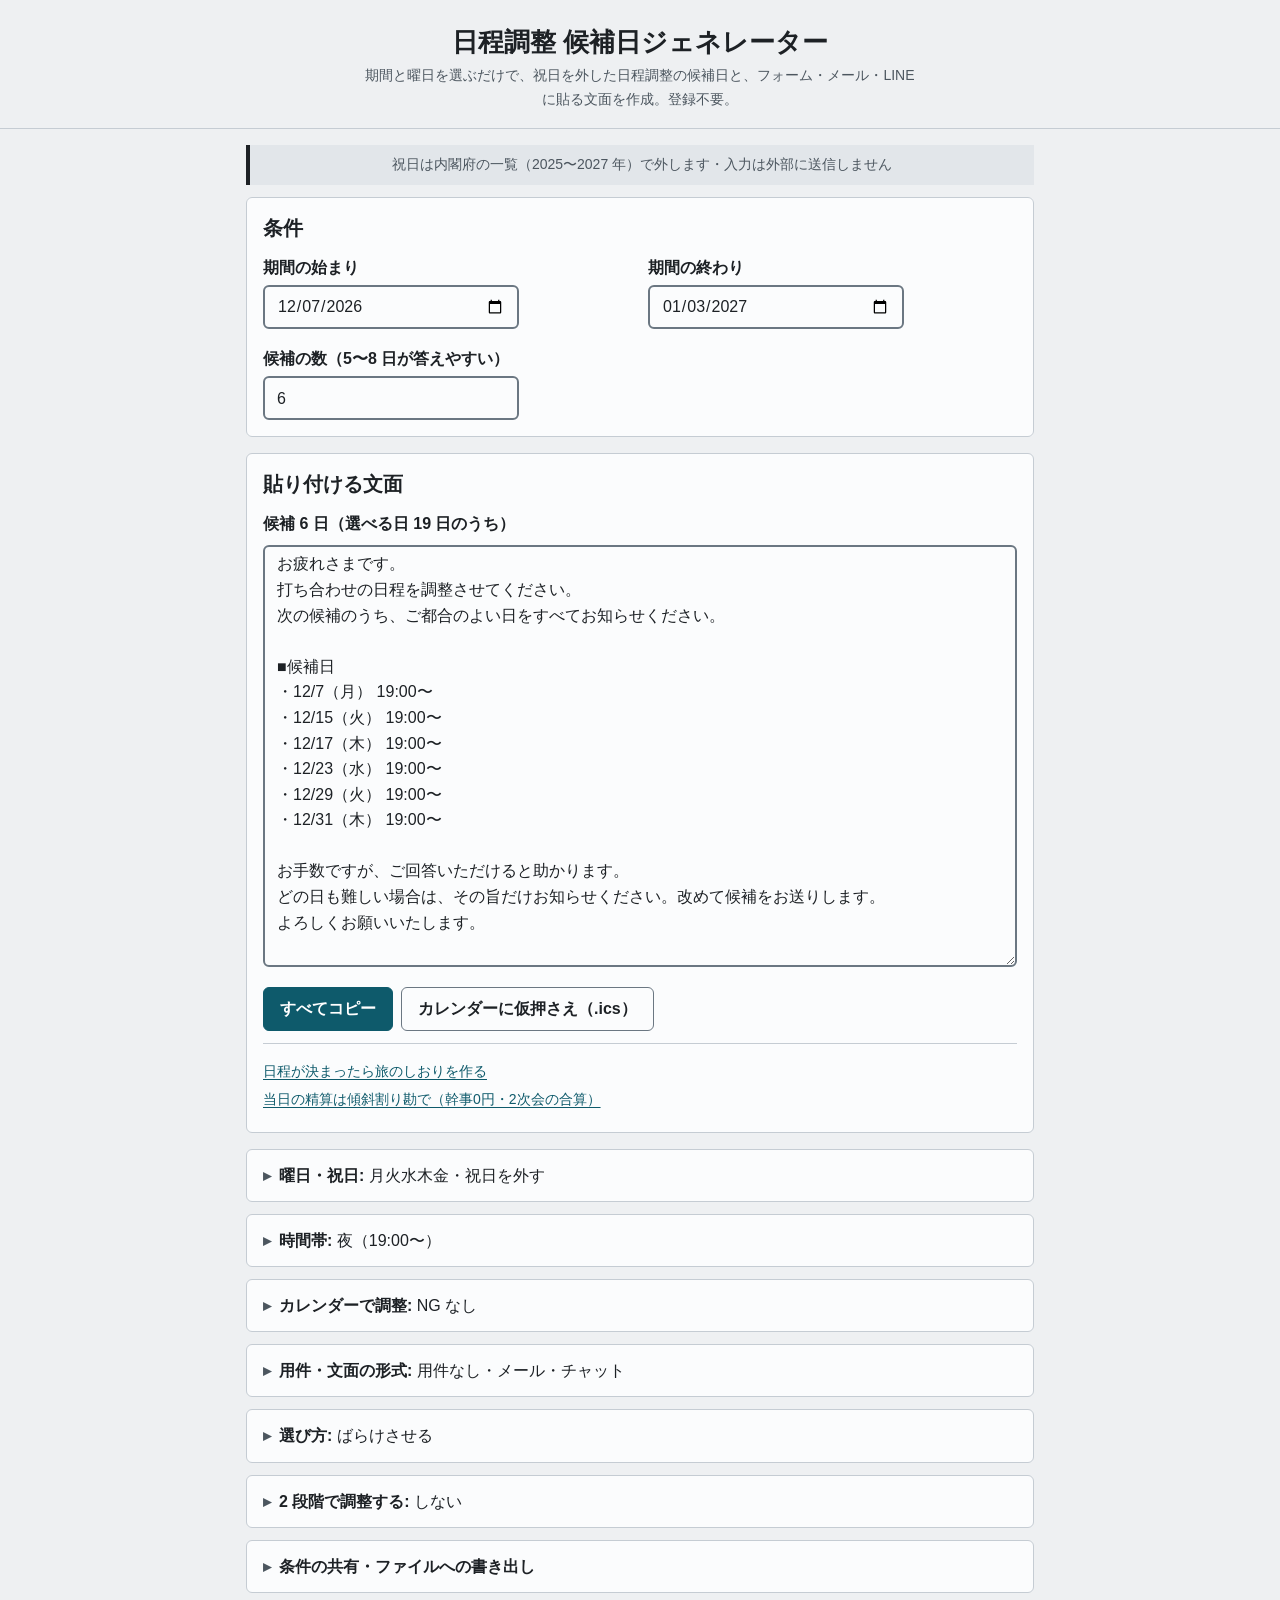
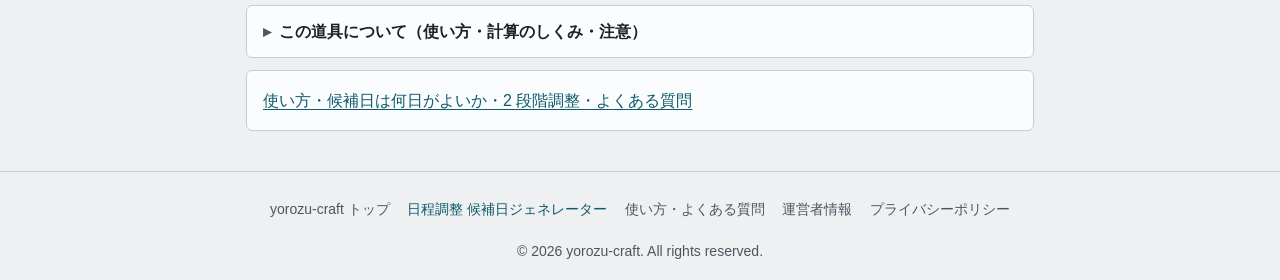
<file: index.html>
<!DOCTYPE html>
<html lang="ja">
<head>
  <meta charset="UTF-8">
  <meta name="viewport" content="width=device-width, initial-scale=1.0">
  <title>日程調整 候補日ジェネレーター｜yorozu-craft</title>
  <meta name="description" content="期間と曜日を選ぶだけで、祝日を外した日程調整の候補日と、フォーム・メール・LINEに貼る文面を作成。登録不要。">
  <meta name="robots" content="index, follow">
  <link rel="canonical" href="https://yorozu-craft.com/nittei-kouho/">

  <meta property="og:title" content="日程調整 候補日ジェネレーター｜yorozu-craft">
  <meta property="og:description" content="期間と曜日を選ぶだけで、祝日を外した日程調整の候補日と、フォーム・メール・LINEに貼る文面を作成。登録不要。">
  <meta property="og:type" content="website">
  <meta property="og:url" content="https://yorozu-craft.com/nittei-kouho/">
  <meta property="og:site_name" content="yorozu-craft">
  <meta property="og:locale" content="ja_JP">
  <meta property="og:image" content="https://yorozu-craft.com/nittei-kouho/og-image.png">
  <meta property="og:image:width" content="1200">
  <meta property="og:image:height" content="630">
  <meta name="twitter:card" content="summary_large_image">
  <meta name="theme-color" content="#eef0f2" media="(prefers-color-scheme: light)">
  <meta name="theme-color" content="#15191d" media="(prefers-color-scheme: dark)">

  <script type="application/ld+json">
  {
    "@context": "https://schema.org",
    "@type": "WebApplication",
    "name": "日程調整 候補日ジェネレーター",
    "description": "期間と曜日を選ぶだけで、祝日を外した日程調整の候補日と、フォーム・メール・LINEに貼る文面を作成。登録不要。",
    "url": "https://yorozu-craft.com/nittei-kouho/",
    "applicationCategory": "UtilitiesApplication",
    "operatingSystem": "All",
    "offers": { "@type": "Offer", "price": "0", "priceCurrency": "JPY" },
    "inLanguage": "ja"
  }
  </script>

  <!-- Google AdSense: サイト所有確認の meta だけ。AdSense 審査が通るまで本文の薄いページは広告 script を外す（2026-10-04）。通ったら本文を足してから戻す -->
  <meta name="google-adsense-account" content="ca-pub-5375267956079717">

  <link rel="icon" href="./favicon.svg" type="image/svg+xml">
  <link rel="manifest" href="/manifest.webmanifest">
  <link rel="apple-touch-icon" href="./apple-touch-icon.png">
  <link rel="stylesheet" href="./style.css">
</head>
<body>

  <header class="app-header">
    <h1>日程調整 候補日ジェネレーター</h1>
    <p class="subtitle">期間と曜日を選ぶだけで、祝日を外した日程調整の候補日と、フォーム・メール・LINEに貼る文面を作成。登録不要。</p>
  </header>

  <!-- 上端の固定バー（yorozu-plans の SCREEN.md 1.1・D59）。結果が画面の外にあるときだけ screen.js が出す。読み込み時は hidden -->
  <div class="fixbar" id="fixbar" role="status" hidden>
    <a href="#result-card"><span id="fixbar-text"></span> ▸ 結果へ</a>
  </div>

  <!-- 画面の骨組み「入力 → 結果」（SCREEN.md 1.1）: 期間と候補の数 → 候補日と文面 → くわしく入れる → 保存・共有 -->
  <main class="app-main">

    <div class="notice shared-notice" id="shared-notice" role="status" hidden><strong>共有された条件</strong> <button type="button" class="link-btn" id="shared-new">自分の条件で新しく作る</button></div>

    <!-- data-keep: 祝日の出どころ（内閣府の一覧と年の範囲）と入力の扱い。値の出典を画面に置く決まり（D117 と同じ役目） -->
    <p class="badge" id="asof" data-keep>祝日は内閣府の一覧（<span id="hol-years"></span>）で外します・入力は外部に送信しません</p>

    <!-- 1. 必須の入力: 期間と候補の数。曜日・時間帯などは結果の後ろの「くわしく入れる」 -->
    <fieldset class="card req">
      <legend>条件</legend>
      <div class="grid2">
        <div class="field">
          <label for="start">期間の始まり</label>
          <input type="date" id="start">
        </div>
        <div class="field">
          <label for="end">期間の終わり</label>
          <input type="date" id="end">
        </div>
      </div>
      <div class="field">
        <label for="count">候補の数（5〜8 日が答えやすい）</label>
        <input type="number" id="count" inputmode="numeric" min="1" max="31" step="1">
      </div>
    </fieldset>

    <!-- 2. 結果: 候補日と貼り付ける文面 -->
    <section class="card" id="result-card" tabindex="-1" aria-labelledby="h-out">
      <h2 id="h-out">貼り付ける文面</h2>
      <div id="warnings" class="notice" hidden></div>
      <p id="pick-summary" class="pick-summary" aria-live="polite"></p>
      <div class="tabs" role="tablist" aria-label="文面の形式" id="stage-tabs" hidden>
        <button type="button" role="tab" id="tab-s1" aria-selected="true" aria-controls="out-panel">1 段目</button>
        <button type="button" role="tab" id="tab-s2" aria-selected="false" aria-controls="out-panel" tabindex="-1">2 段目</button>
      </div>
      <div id="out-panel">
        <label for="output" class="visually-hidden">文面</label>
        <textarea id="output" rows="12" readonly></textarea>
      </div>
      <div class="btn-row">
        <button type="button" class="btn btn-primary" id="copy">すべてコピー</button>
        <button type="button" class="btn" id="ics">カレンダーに仮押さえ（.ics）</button>
      </div>
      <p id="copy-msg" class="small" aria-live="polite"></p>
      <div id="next-links" class="next-links" hidden>
        <p><a href="../tabi-shiori/">日程が決まったら旅のしおりを作る</a></p>
        <p><a href="../easy-split/">当日の精算は傾斜割り勘で（幹事0円・2次会の合算）</a></p>
      </div>
    </section>

    <!-- 3. くわしく入れる（SCREEN.md 1.1 の 4）。summary に今の状態を出す。開いた状態は保存しない -->
    <div class="opts">
      <details class="card opt" id="opt-days">
        <summary>曜日・祝日: <span class="opt-state"></span></summary>
        <fieldset class="field">
          <legend>使う曜日</legend>
          <div class="dow-row" id="weekdays"></div>
        </fieldset>
        <label class="inline field"><input type="checkbox" id="skip-hol"> 祝日・振替休日を外す</label>
      </details>

      <details class="card opt" id="opt-time">
        <summary>時間帯: <span class="opt-state"></span></summary>
        <div class="field">
          <label for="time-kind">時間帯</label>
          <select id="time-kind">
            <option value="none">書かない（日付だけ）</option>
            <option value="lunch">昼（12:00〜）</option>
            <option value="night">夜（19:00〜）</option>
            <option value="custom">時刻を指定</option>
          </select>
          <div class="with-unit" id="time-custom" hidden>
            <input type="time" id="time-from" aria-label="開始時刻"> 〜 <input type="time" id="time-to" aria-label="終了時刻（任意）">
          </div>
        </div>
      </details>

      <details class="card opt" id="opt-cal">
        <summary>カレンダーで調整: <span class="opt-state"></span></summary>
        <fieldset class="field">
          <legend>日付を押したときの動き</legend>
          <label class="inline"><input type="radio" name="tap" value="ng" checked> 都合の悪い日（NG）にする／戻す</label>
          <label class="inline"><input type="radio" name="tap" value="pick"> 候補に入れる／外す</label>
          <label class="inline"><input type="checkbox" id="range"> 範囲でまとめて（始まりと終わりを押す）</label>
        </fieldset>
        <p id="range-msg" class="small" aria-live="polite"></p>
        <div id="calendar" class="calendar"></div>
        <p class="legend-row">
          <span class="lg-cell is-pick">7</span>候補
          <span class="lg-cell is-ok">7</span>選べる日
          <span class="lg-cell is-ng">7</span>NG
          <span class="lg-cell is-off">7</span>対象外・祝日
        </p>
        <div class="btn-row">
          <button type="button" class="btn" id="reset-pick">自動で選び直す</button>
          <button type="button" class="btn" id="clear-ng">NG をすべて消す</button>
        </div>
      </details>

      <details class="card opt" id="opt-format">
        <summary>用件・文面の形式: <span class="opt-state"></span></summary>
        <div class="field">
          <label for="title">用件（文面に入ります）</label>
          <input type="text" id="title" maxlength="40" placeholder="例：懇親会、定例ミーティング">
        </div>
        <div class="grid2">
          <div class="field">
            <label for="kind">形式</label>
            <select id="kind">
              <option value="mail">メール・チャット</option>
              <option value="forms">Forms の選択肢（1 行 1 候補）</option>
              <option value="line">LINE（短い版）</option>
            </select>
          </div>
          <div class="field">
            <label for="date-style">日付の書き方</label>
            <select id="date-style">
              <option value="slash">10/7（水）</option>
              <option value="kanji">10月7日（水）</option>
            </select>
          </div>
          <div class="field">
            <label for="deadline">回答の期限（任意）</label>
            <input type="date" id="deadline">
          </div>
        </div>
      </details>

      <details class="card opt" id="opt-mode">
        <summary>選び方: <span class="opt-state"></span></summary>
        <fieldset class="field">
          <legend>選び方</legend>
          <label class="inline"><input type="radio" name="mode" value="spread"> ばらけさせる（同じ週に固めない）</label>
          <label class="inline"><input type="radio" name="mode" value="early"> 早い順</label>
        </fieldset>
      </details>

      <details class="card opt" id="opt-two">
        <summary>2 段階で調整する: <span class="opt-state"></span></summary>
        <label class="inline field"><input type="checkbox" id="two-stage"> 忙しい人（役員など）に先に聞き、残った日で次の人たちに聞く</label>
        <div id="two-box" hidden>
          <p class="small">1 段目の文面を送り、回答で残った日にチェックを付けると、その日だけで 2 段目の文面を作ります。</p>
          <ul id="stage1-list" class="check-list"></ul>
          <div class="field">
            <label for="title2">2 段目の用件（空なら 1 段目と同じ）</label>
            <input type="text" id="title2" maxlength="40">
          </div>
        </div>
      </details>
    </div>

    <!-- 4. 保存・共有 -->
    <details class="card opt" id="file-box">
      <summary>条件の共有・ファイルへの書き出し</summary>
      <div class="btn-row">
        <button type="button" class="btn" id="share">この条件を開くリンクをコピー</button>
      </div>
      <div class="btn-row">
        <button type="button" class="btn" id="backup-export">ファイルに書き出す</button>
        <button type="button" class="btn" id="backup-import">ファイルから読み込む</button>
        <button type="button" class="btn" data-reset-storage="nittei-kouho_">保存した内容をすべて消す（初期状態に戻す）</button>
        <input type="file" id="backup-file" accept=".json,application/json" hidden>
      </div>
      <p id="file-msg" class="small" aria-live="polite"></p>
    </details>

    <!-- about-tool: 道具の説明（使い方ページの要約。AdSense 審査 2026-10-04） -->
    <details class="about-tool card opt no-print" id="about-tool">
      <summary>この道具について（使い方・計算のしくみ・注意）</summary>
      <h3>日程調整 候補日ジェネレーターでできること</h3>
      <p>用件・期間・使う曜日・時間帯・候補の数を入れると、日程調整の候補日を選び、メール・チャット、Forms の選択肢、LINE の 3 つの形式の依頼文を作ります。祝日・振替休日は自動で外れます。</p>
      <h3>使い方の要点</h3>
      <ul>
      <li>条件を入れると、カレンダーに候補が自動で選ばれます。都合の悪い日を押すと NG になり、別の日が選び直されます。</li>
      <li>形式を選び、「すべてコピー」で貼り付けます。回答の期限を入れると文面に入ります。</li>
      <li>「カレンダーに仮押さえ（.ics）」で、候補日を自分のカレンダーに仮の予定として入れられます。</li>
      </ul>
      <h3>候補の選び方のしくみ</h3>
      <p>候補日の数は 5〜8 日が目安です。「ばらけさせる」を選ぶと、候補が期間全体に散らばり、同じ週に固まらないように選びます（例：4 週間で 6 候補なら、同じ週は 2 日まで）。週ごとに曜日もずらします。忙しい人がいる会合では、「2 段階で調整する」にチェックを入れると、1 段目の候補から残った日を選び、2 段目の文面をすぐに作れます。祝日・振替休日・国民の休日は、内閣府「国民の祝日」についての一覧（CSV）をもとにしています。</p>
      <h3>注意</h3>
      <p>祝日の一覧は内閣府の公表をもとにしていますが、送る前に日付と曜日をご確認ください。会社の休業日や年末年始などの休みは入っていないので、カレンダーで NG にしてください。入力中の条件は、この端末のブラウザ（localStorage、キー nittei-kouho_draft）にだけ保存され、外部には送信されません。「この条件を開くリンクをコピー」で作るリンクには、用件や NG の日などの条件が含まれるので、渡した相手には条件が見えます。</p>
      <p>依頼文の書き方とよくある質問は<a href="./guide.html">日程調整 候補日ジェネレーターの使い方</a>に。</p>
    </details>
    <!-- /about-tool -->

    <section class="card">
      <p><a href="./guide.html">使い方・候補日は何日がよいか・2 段階調整・よくある質問</a></p>
    </section>

  </main>

  <footer class="app-footer">
    <nav class="footer-nav" aria-label="フッターナビゲーション">
      <ul>
        <li><a href="../">yorozu-craft トップ</a></li>
        <li><a href="./" aria-current="page">日程調整 候補日ジェネレーター</a></li>
        <li><a href="./guide.html">使い方・よくある質問</a></li>
        <li><a href="../about.html">運営者情報</a></li>
        <li><a href="../privacy-policy.html">プライバシーポリシー</a></li>
      </ul>
    </nav>
    <p>&copy; 2026 yorozu-craft. All rights reserved.</p>
  </footer>

  <script src="./used.js"></script>
  <script src="./constants.js"></script>
  <script src="./screen.js"></script>
  <script src="./calc.js"></script>
  <script src="./reset-storage.js"></script>
  <script src="./main.js"></script>
  <!-- Cloudflare Web Analytics（Cookie を使わないアクセス解析） --><script type='module' src='https://static.cloudflareinsights.com/beacon.min.js' data-cf-beacon='{"token": "b79bf821e1fd4b6683866d493b1de426"}'></script><!-- End Cloudflare Web Analytics -->
</body>
</html>
</file>
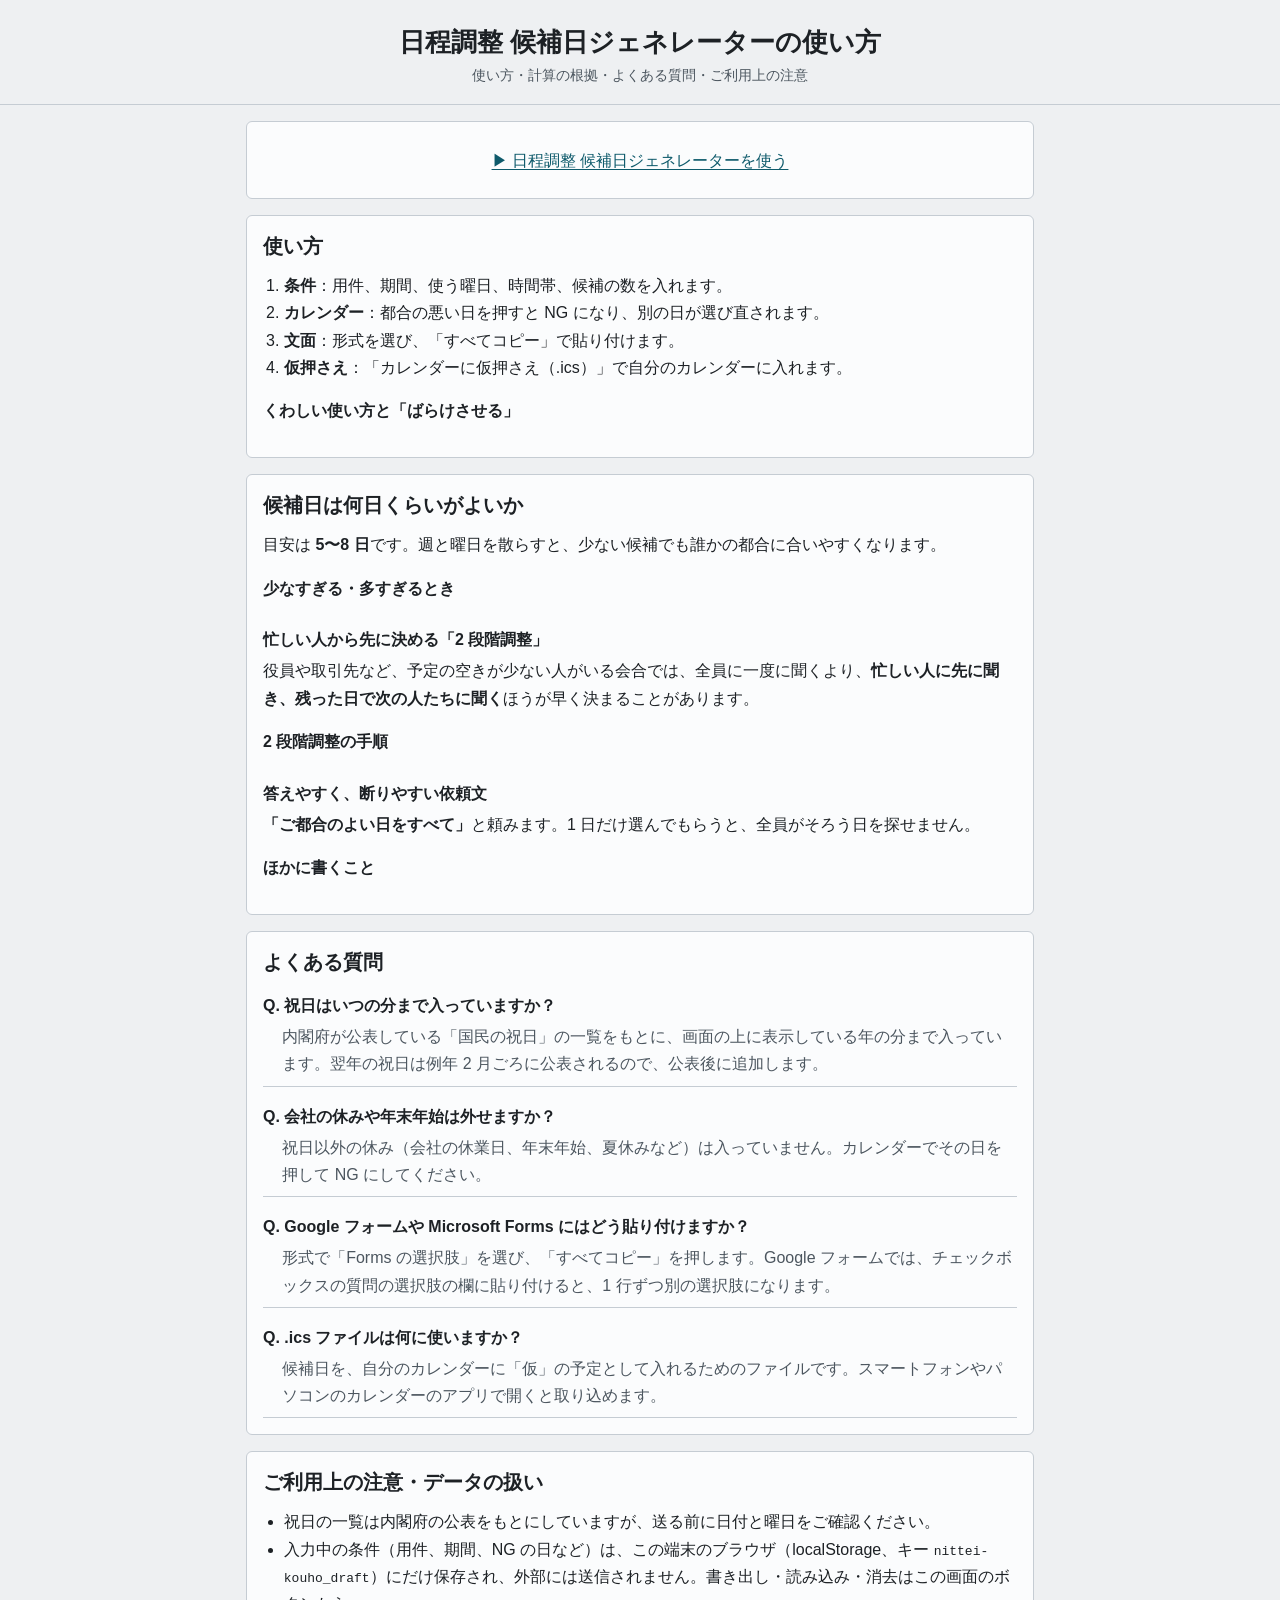
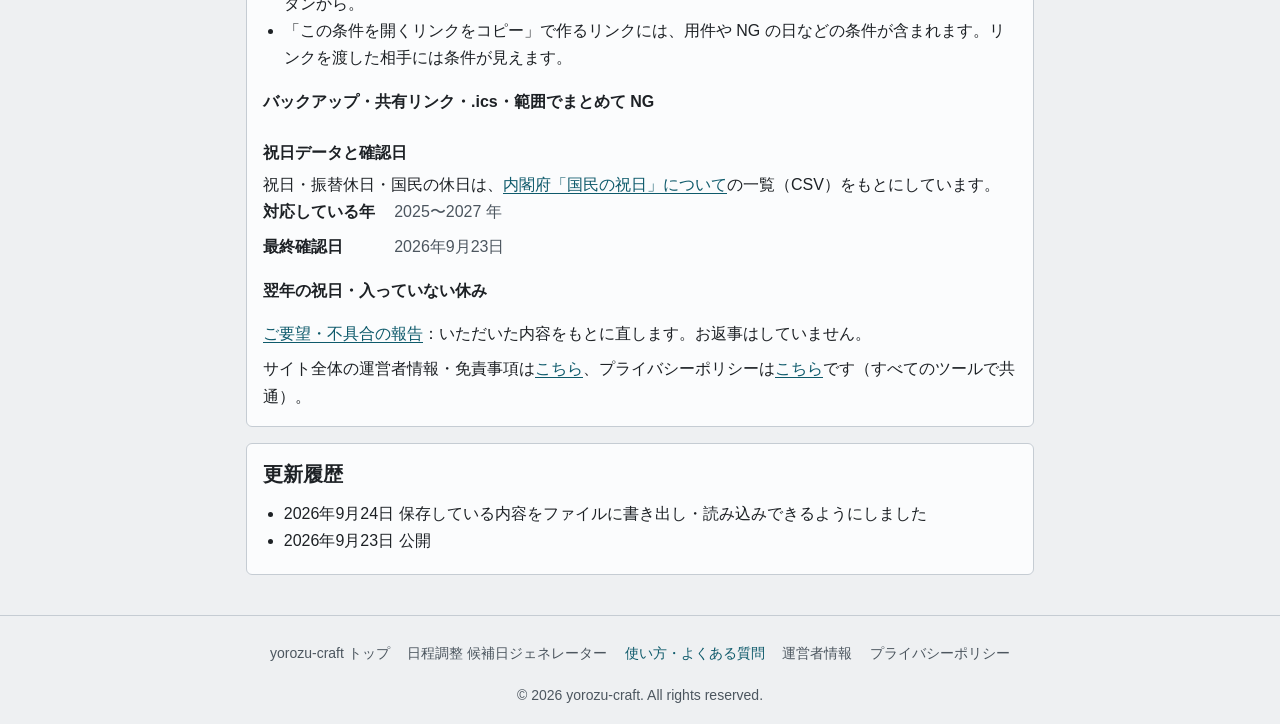
<file: guide.html>
<!DOCTYPE html>
<html lang="ja">
<head>
  <meta charset="UTF-8">
  <meta name="viewport" content="width=device-width, initial-scale=1.0">
  <title>日程調整の候補日の作り方・依頼文の書き方と使い方｜日程調整 候補日ジェネレーター｜yorozu-craft</title>
  <meta name="description" content="日程調整の候補日は何日がよいか、忙しい人から先に決める2段階調整、断りやすい依頼文の書き方と、候補日ジェネレーターの使い方・よくある質問。">
  <meta name="robots" content="index, follow">
  <link rel="canonical" href="https://yorozu-craft.com/nittei-kouho/guide.html">

  <meta property="og:title" content="日程調整の候補日の作り方・依頼文の書き方と使い方｜日程調整 候補日ジェネレーター">
  <meta property="og:description" content="日程調整の候補日は何日がよいか、忙しい人から先に決める2段階調整、断りやすい依頼文の書き方と、候補日ジェネレーターの使い方・よくある質問。">
  <meta property="og:type" content="article">
  <meta property="og:url" content="https://yorozu-craft.com/nittei-kouho/guide.html">
  <meta property="og:site_name" content="yorozu-craft">
  <meta property="og:locale" content="ja_JP">
  <meta property="og:image" content="https://yorozu-craft.com/nittei-kouho/og-image.png">
  <meta property="og:image:width" content="1200">
  <meta property="og:image:height" content="630">
  <meta name="twitter:card" content="summary_large_image">

  <!-- よくある質問（下の #faq と内容をそろえる） -->
  <script type="application/ld+json">
  {
    "@context": "https://schema.org",
    "@type": "FAQPage",
    "mainEntity": [
      {
        "@type": "Question",
        "name": "祝日はいつの分まで入っていますか？",
        "acceptedAnswer": {
          "@type": "Answer",
          "text": "内閣府が公表している「国民の祝日」の一覧をもとに、画面の上に表示している年の分まで入っています。翌年の祝日は例年 2 月ごろに公表されるので、公表後に追加します。"
        }
      },
      {
        "@type": "Question",
        "name": "会社の休みや年末年始は外せますか？",
        "acceptedAnswer": {
          "@type": "Answer",
          "text": "祝日以外の休み（会社の休業日、年末年始、夏休みなど）は入っていません。カレンダーでその日を押して NG にしてください。"
        }
      },
      {
        "@type": "Question",
        "name": "Google フォームや Microsoft Forms にはどう貼り付けますか？",
        "acceptedAnswer": {
          "@type": "Answer",
          "text": "形式で「Forms の選択肢」を選び、「すべてコピー」を押します。Google フォームでは、チェックボックスの質問の選択肢の欄に貼り付けると、1 行ずつ別の選択肢になります。"
        }
      },
      {
        "@type": "Question",
        "name": ".ics ファイルは何に使いますか？",
        "acceptedAnswer": {
          "@type": "Answer",
          "text": "候補日を、自分のカレンダーに「仮」の予定として入れるためのファイルです。スマートフォンやパソコンのカレンダーのアプリで開くと取り込めます。"
        }
      }
    ]
  }
  </script>

  <!-- Google AdSense（サイト所有確認 + 広告配信スクリプト） -->
  <meta name="google-adsense-account" content="ca-pub-5375267956079717">
  <script async src="https://pagead2.googlesyndication.com/pagead/js/adsbygoogle.js?client=ca-pub-5375267956079717"
     crossorigin="anonymous"></script>

  <link rel="icon" href="./favicon.svg" type="image/svg+xml">
  <link rel="manifest" href="/manifest.webmanifest">
  <link rel="apple-touch-icon" href="./apple-touch-icon.png">
  <link rel="stylesheet" href="./style.css">
</head>
<body>

  <header class="app-header">
    <h1>日程調整 候補日ジェネレーターの使い方</h1>
    <p class="subtitle">使い方・計算の根拠・よくある質問・ご利用上の注意</p>
  </header>

  <main class="app-main">

    <p class="card" style="text-align:center"><a href="./">▶ 日程調整 候補日ジェネレーターを使う</a></p>

    <article class="card content" id="howto">
      <h2>使い方</h2>
      <ol>
        <li><strong>条件</strong>：用件、期間、使う曜日、時間帯、候補の数を入れます。</li>
        <li><strong>カレンダー</strong>：都合の悪い日を押すと NG になり、別の日が選び直されます。</li>
        <li><strong>文面</strong>：形式を選び、「すべてコピー」で貼り付けます。</li>
        <li><strong>仮押さえ</strong>：「カレンダーに仮押さえ（.ics）」で自分のカレンダーに入れます。</li>
      </ol>
      <details>
        <summary>くわしい使い方と「ばらけさせる」</summary>
        <ol>
          <li><strong>条件</strong>：用件、期間、使う曜日、時間帯、候補の数を入れます。祝日・振替休日は自動で外れます。</li>
          <li><strong>カレンダー</strong>：条件に合う日の中から、候補が自動で選ばれます（塗りつぶしの日）。都合の悪い日を押すと NG になり、別の日が選び直されます。「候補に入れる／外す」に切り替えると、候補を手で足したり外したりできます。</li>
          <li><strong>文面</strong>：メール・チャット、Forms の選択肢、LINE の 3 つの形式から選び、「すべてコピー」で貼り付けます。回答の期限を入れると文面に入ります。</li>
          <li><strong>仮押さえ</strong>：「カレンダーに仮押さえ（.ics）」で、候補日を自分のカレンダーに仮の予定として入れられます。</li>
        </ol>
        <p>「ばらけさせる」を選ぶと、候補が期間全体に散らばり、同じ週に固まらないように選びます（例：4 週間で 6 候補なら、同じ週は 2 日まで）。週ごとに曜日もずらすので、「毎週月曜は無理」という人にも答えやすくなります。</p>
      </details>
    </article>

    <article class="card content" id="howmany">
      <h2>候補日は何日くらいがよいか</h2>
      <p>目安は <strong>5〜8 日</strong>です。週と曜日を散らすと、少ない候補でも誰かの都合に合いやすくなります。</p>
      <details>
        <summary>少なすぎる・多すぎるとき</summary>
        <ul>
          <li><strong>少なすぎる（2〜3 日）</strong>：全員がそろう日が見つからず、もう一度調整し直すことになりがちです。</li>
          <li><strong>多すぎる（10 日以上）</strong>：答える側が一日ずつ予定を確かめる手間が増え、返事が遅れます。</li>
          <li><strong>散らす</strong>：同じ週や同じ曜日に固めると、その週に出張がある人や、その曜日に定例がある人が全部 NG になります。</li>
          <li>期間が 1 か月なら、週に 1〜2 日ずつ散らすと答えやすくなります。</li>
        </ul>
      </details>

      <h3 id="two-stage">忙しい人から先に決める「2 段階調整」</h3>
      <p>役員や取引先など、予定の空きが少ない人がいる会合では、全員に一度に聞くより、<strong>忙しい人に先に聞き、残った日で次の人たちに聞く</strong>ほうが早く決まることがあります。</p>
      <details>
        <summary>2 段階調整の手順</summary>
        <ol>
          <li>1 段目：多めの候補（6〜8 日）を、忙しい人（またはその秘書）に送ります。</li>
          <li>回答で残った日にチェックを付けます。</li>
          <li>2 段目：残った日だけで、ほかの参加者に聞きます。候補が絞られているので、答えやすくなります。</li>
        </ol>
        <p>このツールでは「2 段階で調整する」にチェックを入れると、1 段目の候補から残った日を選び、2 段目の文面をすぐに作れます。</p>
      </details>

      <h3 id="wording">答えやすく、断りやすい依頼文</h3>
      <p><strong>「ご都合のよい日をすべて」</strong>と頼みます。1 日だけ選んでもらうと、全員がそろう日を探せません。</p>
      <details>
        <summary>ほかに書くこと</summary>
        <ul>
          <li><strong>何の会か</strong>を最初に書きます（用件の欄が文面に入ります）。</li>
          <li><strong>回答の期限</strong>を書きます。期限があると返事が早くなり、催促もしやすくなります。</li>
          <li><strong>「どの日も難しい場合は、その旨だけ」</strong>と一言添えます。全部 NG の人が黙ってしまうのを防げます。</li>
          <li>LINE やチャットでは、短く、候補を 1 行ずつ並べると読みやすくなります。</li>
        </ul>
      </details>
    </article>

    <article class="card content" id="faq">
      <h2>よくある質問</h2>
      <dl class="faq">
        <dt>祝日はいつの分まで入っていますか？</dt>
        <dd>内閣府が公表している「国民の祝日」の一覧をもとに、画面の上に表示している年の分まで入っています。翌年の祝日は例年 2 月ごろに公表されるので、公表後に追加します。</dd>
        <dt>会社の休みや年末年始は外せますか？</dt>
        <dd>祝日以外の休み（会社の休業日、年末年始、夏休みなど）は入っていません。カレンダーでその日を押して NG にしてください。</dd>
        <dt>Google フォームや Microsoft Forms にはどう貼り付けますか？</dt>
        <dd>形式で「Forms の選択肢」を選び、「すべてコピー」を押します。Google フォームでは、チェックボックスの質問の選択肢の欄に貼り付けると、1 行ずつ別の選択肢になります。</dd>
        <dt>.ics ファイルは何に使いますか？</dt>
        <dd>候補日を、自分のカレンダーに「仮」の予定として入れるためのファイルです。スマートフォンやパソコンのカレンダーのアプリで開くと取り込めます。</dd>
      </dl>
    </article>

    <!-- README「ツールを追加するとき」8: ツール固有の注意・データの扱いはここに書く -->
    <article class="card content" id="notes">
      <h2>ご利用上の注意・データの扱い</h2>
      <ul>
        <li>祝日の一覧は内閣府の公表をもとにしていますが、送る前に日付と曜日をご確認ください。</li>
        <li>入力中の条件（用件、期間、NG の日など）は、この端末のブラウザ（localStorage、キー <code>nittei-kouho_draft</code>）にだけ保存され、外部には送信されません。書き出し・読み込み・消去はこの画面のボタンから。</li>
        <li>「この条件を開くリンクをコピー」で作るリンクには、用件や NG の日などの条件が含まれます。リンクを渡した相手には条件が見えます。</li>
      </ul>
      <details>
        <summary>バックアップ・共有リンク・.ics・範囲でまとめて NG</summary>
        <ul>
          <li><strong>バックアップ</strong>：「ファイルに書き出す」で、入力中の条件（NG の日や手で調整した日を含む）を JSON ファイルにできます。ファイルはこの端末の中で作り、どこにも送信しません。機種変更のときやブラウザのデータを消す前に書き出しておき、新しい端末ではファイルを移して「ファイルから読み込む」で戻します（今の内容はファイルの内容に置き換わります）。</li>
          <li><strong>共有リンク</strong>：条件は URL の「#」以降に入っているため、リンクを開いても当サイトのサーバーには送信されません。</li>
          <li><strong>.ics</strong>：カレンダー用のファイルは、お使いの端末の中で作って保存します。確定したら、ほかの候補の予定は消してください。</li>
          <li><strong>範囲でまとめて</strong>：始まりと終わりの 2 回押すだけで続いた日をまとめて NG にできます。</li>
          <li><strong>Forms</strong>：うまく分かれない場合は、1 行ずつ貼り付けてください。</li>
        </ul>
      </details>

      <h3 id="basis">祝日データと確認日</h3>
      <p>祝日・振替休日・国民の休日は、<a id="src-link" href="https://www8.cao.go.jp/chosei/shukujitsu/gaiyou.html" target="_blank" rel="noopener">内閣府「国民の祝日」について</a>の一覧（CSV）をもとにしています。</p>
      <dl class="info-list">
        <dt>対応している年</dt>
        <dd id="years"></dd>
        <dt>最終確認日</dt>
        <dd><time datetime="" id="checked"></time></dd>
      </dl>
      <details>
        <summary>翌年の祝日・入っていない休み</summary>
        <p class="small">翌年の祝日は、内閣府が例年 2 月ごろに公表します。公表後に追加します。会社や学校の休日、年末年始の休みは入っていません。範囲外の年を含む期間を選ぶと警告を出します。</p>
      </details>

      <p><a href="/post/?from=/nittei-kouho/guide.html">ご要望・不具合の報告</a>：いただいた内容をもとに直します。お返事はしていません。</p>
      <p>サイト全体の運営者情報・免責事項は<a href="../about.html">こちら</a>、プライバシーポリシーは<a href="../privacy-policy.html">こちら</a>です（すべてのツールで共通）。</p>
    </article>

    <article class="card content" id="changelog">
      <h2>更新履歴</h2>
      <ul>
        <li><time datetime="2026-09-24">2026年9月24日</time> 保存している内容をファイルに書き出し・読み込みできるようにしました</li>
        <li><time datetime="2026-09-23">2026年9月23日</time> 公開</li>
      </ul>
    </article>

  </main>

  <footer class="app-footer">
    <nav class="footer-nav" aria-label="フッターナビゲーション">
      <ul>
        <li><a href="../">yorozu-craft トップ</a></li>
        <li><a href="./">日程調整 候補日ジェネレーター</a></li>
        <li><a href="./guide.html" aria-current="page">使い方・よくある質問</a></li>
        <li><a href="../about.html">運営者情報</a></li>
        <li><a href="../privacy-policy.html">プライバシーポリシー</a></li>
      </ul>
    </nav>
    <p>&copy; 2026 yorozu-craft. All rights reserved.</p>
  </footer>

  <script src="./constants.js"></script>
  <script>
    // 対応している年と確認日は constants.js（画面と同じもの）から出す
    (function () {
      var K = window.Constants;
      document.getElementById('years').textContent = K.HOLIDAY_YEARS.from + '〜' + K.HOLIDAY_YEARS.to + ' 年';
      var d = K.CHECKED.split('-'), t = document.getElementById('checked');
      t.dateTime = K.CHECKED; t.textContent = d[0] + '年' + (+d[1]) + '月' + (+d[2]) + '日';
    })();
  </script>
  <!-- Cloudflare Web Analytics（Cookie を使わないアクセス解析） --><script type='module' src='https://static.cloudflareinsights.com/beacon.min.js' data-cf-beacon='{"token": "b79bf821e1fd4b6683866d493b1de426"}'></script><!-- End Cloudflare Web Analytics -->
</body>
</html>
</file>
<file: style.css>
/* ===========================
   日程調整 候補日ジェネレーター — yorozu-common v2 の皮（B「静かな道具」、yorozu-plans DESIGN.md）に載せ替え（K192 段 3 の 2）
   色・字・角・線は皮のトークン（--bg / --card / --text / --muted / --accent / --border / --error など）だけを使う。ここに書くのは配置とこの道具だけの部品（カレンダー・固定バー）
   ダークモードは端末の設定に自動で合わせる（prefers-color-scheme。手動切替は付けない）
   =========================== */
/* yorozu-common:begin v2 — サイト共通の土台と皮。正本は youheioonuki.github.io の tools/common/v2/base.css と skin.css（yorozu-plans DESIGN.md）。
   この begin〜end の間は手で直さない（tools/sync-common.mjs で全ツールに配る。ツール固有の上書きは end の後に書く） */
/* yorozu-common v2 土台の層（yorozu-plans ROADMAP 7.98 D369、DESIGN.md）。すべてのページ（見せる・遊ぶ・世界を持つページも）に当てる。
   見た目（色・字・面）は持たない: リセット、押せる高さ、フォーカスの輪、入力の字の大きさ、読み上げの隠し字、動きを減らす設定、印刷で広告を出さない。
   色の値は各ページか共通の皮（skin.css）が --focus-ring・--focus・--muted・--error を決める。無ければ下の既定
   出どころ（v1 から引き継ぎ。2026-10-03 確認、yorozu-plans 企画書 59）: デジタル庁デザインシステム https://design.digital.go.jp/dads/ のコンテンツを加工して作成
   （フォーカスの輪・字の大きさの下限・入力欄のエラー表示。値は @digital-go-jp/design-tokens 2.0.1、MIT, (c) 2023 デジタル庁）。
   GOV.UK Frontend 6.5.1（MIT, (c) Crown copyright）の考え方: visually-hidden、エラーの文の前に読み上げ用の語 */
:root { --tap: 44px; --sp-1: 0.25rem; --sp-2: 0.5rem; --sp-3: 0.75rem; --sp-4: 1rem; --sp-6: 1.5rem; --sp-8: 2rem; --fs-s: 0.875rem; --fs-m: 1rem; --fs-l: 1.25rem; --fs-xl: 1.625rem; }
*, *::before, *::after { box-sizing: border-box; margin: 0; padding: 0; }
[hidden] { display: none !important; }
html { -webkit-text-size-adjust: 100%; text-size-adjust: 100%; }
:where(a, button, input, select, textarea, summary, [tabindex]):focus-visible {
  outline: 4px solid var(--focus-ring, #000); outline-offset: 2px; box-shadow: 0 0 0 2px var(--focus, #ffd43d);
}
@media (forced-colors: active) { :where(a, button, input, select, textarea, summary):focus-visible { outline-color: Highlight; } }
:where(input, select, textarea, button) { font: inherit; color: inherit; }
:where(input:not([type="checkbox"]):not([type="radio"]):not([type="range"]), select, textarea) { font-size: max(1rem, 16px); }
:where(button, summary, [role="button"]) { min-height: var(--tap); }
/* 1 つだけで置くリンク（nav の並び、使い方から道具へ戻るカード、言語の切り替え、パンくず）も押せる高さに。文中のリンクは対象外（WCAG 2.5.8。K192 の全巡回） */
:where(nav li > a, p.card > a:only-child, .lang-switch a, .crumb a) { display: inline-flex; align-items: center; min-height: var(--tap); }
[aria-invalid="true"] { border-color: var(--error, #ce0000) !important; }
.field-error { color: var(--error, #ce0000); font-weight: 700; margin-top: var(--sp-1); }
.visually-hidden {
  position: absolute !important; width: 1px !important; height: 1px !important; margin: 0 !important; padding: 0 !important;
  overflow: hidden !important; clip-path: inset(50%) !important; white-space: nowrap !important; border: 0 !important;
}
@media (prefers-reduced-motion: reduce) { *, *::before, *::after { animation-duration: 0.01ms !important; animation-iteration-count: 1 !important; transition-duration: 0.01ms !important; scroll-behavior: auto !important; } }
@media print { ins.adsbygoogle, .google-auto-placed, iframe[id^="aswift"], iframe[id^="google_ads"] { display: none !important; } }
/* yorozu-common v2 共通の皮（B「静かな道具」。yorozu-plans ROADMAP 7.94〜7.99 D364・D366・D369、正典は DESIGN.md）。
   当てるのは計算・制度・道具・読み物・案内（docs/content-classes.csv の「皮」が「共通」）。base.css の後、ページ自身の CSS の前に読む（ページが上書きできる）。
   土台だけのページは <html data-skin="base">（CSV の「皮」から機械で付ける）で、この皮はすべて外れる。同じ CSS を共通と土台のページが使っていても出し分けられる。
   どの規則も :where() で詳細度を上げない（トークンは 0、要素の規則は要素 1 つ分のまま）。影・装飾・2 色以上の強調・端末依存の明朝は使わない */
:where(html:not([data-skin="base"])) {
  color-scheme: light dark;
  --bg: #eef0f2; --bg-2: #e2e6ea; --card: #fbfcfd; --text: #1d2125; --muted: #4c565f;
  --accent: #0e5a6b; --accent-soft: #dcecef; --on-accent: #ffffff;
  --border: #c5ccd3; --input-border: #6b7782;
  --error: #ce0000; --ok: #197a4b; --focus: #ffd43d; --focus-ring: #000;
  --font-ui: "Noto Sans JP", "Noto Sans CJK JP", "Hiragino Sans", "Hiragino Kaku Gothic ProN", Meiryo, sans-serif;
  --lh-body: 1.7; --lh-tight: 1.4; --radius: 6px; --line-input: 2px;
}
@media (prefers-color-scheme: dark) {
  :where(html:not([data-skin="base"])) {
    --bg: #15191d; --bg-2: #1c2227; --card: #1a1f24; --text: #e8ecef; --muted: #a8b3bc;
    --accent: #6fc3d4; --accent-soft: #14323a; --on-accent: #0b1a1e;
    --border: #2f373e; --input-border: #7a8792; --error: #ff8a7a; --ok: #6fcf97; --focus: #000; --focus-ring: #ffd43d;
  }
}
:where(html:not([data-skin="base"])) body { font-family: var(--font-ui); background: var(--bg); color: var(--text); line-height: var(--lh-body); font-variant-numeric: tabular-nums; }
:where(html:not([data-skin="base"])) h1 { font-size: var(--fs-xl); font-weight: 800; line-height: var(--lh-tight); }
:where(html:not([data-skin="base"])) h2 { font-size: var(--fs-l); font-weight: 800; line-height: var(--lh-tight); }
:where(html:not([data-skin="base"])) h3 { font-size: var(--fs-m); font-weight: 800; }
:where(html:not([data-skin="base"])) a { color: var(--accent); text-decoration-thickness: 1px; text-underline-offset: 3px; }
@media (hover: hover) { :where(html:not([data-skin="base"])) a:hover { text-decoration-thickness: 3px; } }
:where(html:not([data-skin="base"])) :where(input, textarea)::placeholder { color: var(--muted); opacity: 1; }
/* 部品: 入力の箱 */
:where(html:not([data-skin="base"])) :where(input:not([type="checkbox"]):not([type="radio"]):not([type="range"]), select, textarea) { border: var(--line-input) solid var(--input-border); border-radius: var(--radius); background: var(--card); min-height: var(--tap); padding: var(--sp-1) var(--sp-3); }
:where(html:not([data-skin="base"])) :where(input, select, textarea):focus { border-color: var(--text); }
/* 部品: ボタン（主は塗り、副は線） */
:where(html:not([data-skin="base"])) :where(button, .btn) { border: 1px solid var(--input-border); border-radius: var(--radius); background: var(--card); color: var(--text); font-weight: 700; padding: 0 var(--sp-4); cursor: pointer; }
:where(html:not([data-skin="base"])) :where(button[type="submit"], .btn-primary) { background: var(--accent); border-color: var(--accent); color: var(--on-accent); }
/* <a> のボタンは a { color } に負けないよう、詳細度を 1 段だけ上げる（D416。主は副の後に書いて勝たせる） */
:where(html:not([data-skin="base"])) a.btn { color: var(--text); }
:where(html:not([data-skin="base"])) a.btn-primary { color: var(--on-accent); }
/* 部品: チップ・面・折りたたみ（開閉の印 ▶ を残すため list-item のまま、高さは上下の余白と土台の min-height で）・結果の数字・注意の帯・固定バー */
:where(html:not([data-skin="base"])) :where(.chip) { display: inline-flex; align-items: center; min-height: var(--tap); padding: 0 var(--sp-3); border: 1px solid var(--input-border); border-radius: var(--radius); color: var(--text); text-decoration: none; font-weight: 700; }
:where(html:not([data-skin="base"])) :where(.card) { background: var(--card); border: 1px solid var(--border); border-radius: var(--radius); padding: var(--sp-4); }
:where(html:not([data-skin="base"])) :where(details) > summary { padding-block: var(--sp-2); cursor: pointer; font-weight: 700; }
:where(html:not([data-skin="base"])) :where(.result-num, .money, output) { font-size: var(--fs-xl); font-weight: 800; }
:where(html:not([data-skin="base"])) :where(.notice, [data-keep]) { border-left: 4px solid var(--text); background: var(--bg-2); padding: var(--sp-2) var(--sp-3); }
:where(html:not([data-skin="base"])) :where(.fixed-bar) { position: sticky; bottom: 0; background: var(--card); border-top: 1px solid var(--border); padding: var(--sp-2) var(--sp-4); }
/* yorozu-common:end */

/* ヘッダー */
.app-header {
  text-align: center;
  padding: var(--sp-6) var(--sp-4) var(--sp-4);
  border-bottom: 1px solid var(--border);
}
.app-header .subtitle { font-size: var(--fs-s); color: var(--muted); margin-top: var(--sp-1); }
.app-header > p { max-width: 40em; margin-left: auto; margin-right: auto; }

/* レイアウト */
.app-main { max-width: 820px; margin: 0 auto; padding: var(--sp-4); }
.card { margin-bottom: var(--sp-4); }
.card h2 { margin-bottom: var(--sp-3); }

/* 入力 */
.field { margin-bottom: var(--sp-4); }
.field label { display: block; font-weight: 700; margin-bottom: var(--sp-1); }
.field .hint { font-size: var(--fs-s); color: var(--muted); margin-bottom: var(--sp-2); }
.field input[type="number"], .field input[type="text"], .field input[type="date"], .field input[type="time"], .field select {
  width: 100%;
  max-width: 16rem;
}

/* ボタン（主は .btn-primary、ほかは .btn。色と線は皮が持つ） */
.btn { display: inline-flex; align-items: center; justify-content: center; min-height: var(--tap); text-decoration: none; }

/* 読みもの（guide.html） */
.content h3 { margin: var(--sp-4) 0 var(--sp-1); }
.content p + p { margin-top: var(--sp-2); }
.content ul, .content ol { padding-left: 1.3rem; margin: var(--sp-1) 0; }
.faq dt { font-weight: 700; margin-top: var(--sp-4); }
.faq dt::before { content: 'Q. '; }
.faq dd { color: var(--muted); padding: var(--sp-1) 0 var(--sp-2) 1.2rem; border-bottom: 1px solid var(--border); }
.info-list { display: grid; grid-template-columns: max-content 1fr; gap: var(--sp-2) 1.2rem; }
.info-list dt { font-weight: 700; }
.info-list dd { color: var(--muted); }
.small { font-size: var(--fs-s); color: var(--muted); margin-top: var(--sp-2); }

/* フッター */
.app-footer {
  text-align: center;
  padding: var(--sp-4);
  font-size: var(--fs-s);
  color: var(--muted);
  border-top: 1px solid var(--border);
  margin-top: var(--sp-2);
}
.footer-nav ul { list-style: none; display: flex; justify-content: center; flex-wrap: wrap; gap: 0 1.1rem; margin-bottom: var(--sp-2); }
.footer-nav a { display: inline-flex; align-items: center; min-height: var(--tap); color: var(--muted); text-decoration: none; }
.footer-nav a:hover, .footer-nav a[aria-current="page"] { color: var(--accent); }

/* ===== 日程調整 候補日ジェネレーター固有 ===== */
/* 色は皮のトークンだけ。日曜・祝日は --error（面に 5.64・暗い面に 7.25）、NG は --error の字と枠に取り消し線、対象外は --bg-2 の地と --muted の字。土曜は色分けしない（色だけで意味を伝えない、DESIGN 6 章） */
.badge { text-align: center; font-size: var(--fs-s); color: var(--muted); margin-bottom: var(--sp-3); }
.visually-hidden { position: absolute; width: 1px; height: 1px; overflow: hidden; clip: rect(0 0 0 0); white-space: nowrap; }

fieldset.field { border: none; }
fieldset.field legend { font-weight: 700; margin-bottom: var(--sp-1); }
label.inline { display: flex; align-items: center; gap: var(--sp-2); min-height: var(--tap); font-weight: 400; margin: 0; }
label.inline input { width: 1.1rem; height: 1.1rem; accent-color: var(--accent); flex: none; }
.grid2 { display: grid; grid-template-columns: repeat(auto-fit, minmax(12rem, 1fr)); gap: 0 var(--sp-4); }
.with-unit { display: flex; gap: var(--sp-2); align-items: center; flex-wrap: wrap; margin-top: var(--sp-2); }
.with-unit input { max-width: 8rem !important; }

.dow-row { display: flex; flex-wrap: wrap; gap: var(--sp-2); }
.dow { display: inline-flex; align-items: center; gap: var(--sp-1); min-height: var(--tap); padding: 0 var(--sp-3); border: 1px solid var(--input-border); border-radius: var(--radius); cursor: pointer; }
.dow input { accent-color: var(--accent); width: 1rem; height: 1rem; }
.dow.sun { color: var(--error); }

.btn-row { display: flex; flex-wrap: wrap; gap: var(--sp-2); margin: var(--sp-3) 0 var(--sp-2); }
.btn:disabled { opacity: 0.5; cursor: default; }
.notice { margin-bottom: var(--sp-3); }
.notice p + p { margin-top: var(--sp-1); }

.calendar { display: grid; grid-template-columns: repeat(auto-fill, minmax(19rem, 1fr)); gap: var(--sp-3) var(--sp-6); align-items: start; }
.month { border-collapse: collapse; width: 100%; table-layout: fixed; }
.month caption { font-weight: 700; text-align: left; padding: var(--sp-1) 0; }
.month th { font-size: var(--fs-s); color: var(--muted); font-weight: 700; padding: var(--sp-1) 0; }
.month th:nth-child(7) { color: var(--error); }
.month td { padding: 2px; text-align: center; }
.day {
  width: 100%; aspect-ratio: 1 / 1; min-height: var(--tap); border-radius: var(--radius); font-family: inherit; font-weight: 400;
  border: 1px solid var(--input-border); background: var(--card); color: var(--text); cursor: pointer; position: relative;
}
.day.sun { color: var(--error); }
.day.is-out { background: none; border-color: transparent; color: var(--muted); opacity: 0.45; cursor: default; }
.day.is-off { background: var(--bg-2); color: var(--muted); border-color: transparent; }
.day.is-ok { background: var(--card); }
.day.is-pick { background: var(--accent); color: var(--on-accent); border-color: var(--accent); font-weight: 700; }
.day.is-ng { background: var(--card); color: var(--error); border-color: var(--error); text-decoration: line-through; }
.day.is-hol::after { content: ''; position: absolute; top: 3px; right: 3px; width: 5px; height: 5px; border-radius: var(--radius); background: currentColor; }
.day.is-anchor { outline: 3px solid var(--accent); outline-offset: 1px; }
.legend-row { display: flex; flex-wrap: wrap; align-items: center; gap: var(--sp-1) var(--sp-2); font-size: var(--fs-s); color: var(--muted); margin-top: var(--sp-3); }
.lg-cell { display: inline-flex; align-items: center; justify-content: center; width: 1.5rem; height: 1.5rem; border-radius: var(--radius); border: 1px solid var(--input-border); font-size: var(--fs-s); margin-left: var(--sp-2); }
.lg-cell.is-pick { background: var(--accent); color: var(--on-accent); border-color: var(--accent); }
.lg-cell.is-ng { background: var(--card); color: var(--error); border-color: var(--error); text-decoration: line-through; }
.lg-cell.is-off { background: var(--bg-2); border-color: transparent; }

.check-list { list-style: none; margin: var(--sp-2) 0 var(--sp-3); }
.check-list li { display: flex; align-items: center; gap: var(--sp-2); min-height: var(--tap); }
.check-list input { width: 1.1rem; height: 1.1rem; accent-color: var(--accent); }

.tabs { display: flex; gap: var(--sp-1); border-bottom: 1px solid var(--border); margin-bottom: var(--sp-3); }
.tabs button { background: none; border: none; border-bottom: 3px solid transparent; border-radius: 0; padding: 0 var(--sp-3); min-height: var(--tap); color: var(--muted); font-family: inherit; }
.tabs button[aria-selected="true"] { color: var(--accent); border-bottom-color: var(--accent); }

#output { width: 100%; font-family: inherit; line-height: 1.6; resize: vertical; }

/* 共有リンクで開いたときの案内 */
.shared-notice { margin: 0 0 var(--sp-3); }   /* 見た目は皮の .notice */
.link-btn {
  display: inline-flex; align-items: center; min-height: var(--tap);
  margin-left: var(--sp-1);
  padding: 0;
  border: none;
  background: none;
  color: var(--accent);
  font: inherit;
  font-weight: 700;
  text-decoration: underline;
  cursor: pointer;
}

/* 結果のあとの「次にすること」の導線（文面が出ているときだけ） */
.next-links { margin-top: var(--sp-3); padding-top: var(--sp-3); border-top: 1px solid var(--border); }
.next-links p { font-size: var(--fs-s); color: var(--muted); margin: var(--sp-1) 0; }

/* 使い方ページの折りたたみ（WRITING.md の基準で、補足・一覧はここに入れる） */
.content details { margin: var(--sp-2) 0; }
.content summary { display: flex; align-items: center; min-height: var(--tap); }
.content details[open] summary { margin-bottom: var(--sp-1); }

/* ===========================
   画面の骨組み（yorozu-plans の docs/SCREEN.md 1.1。yorozu-template の style.css の部品）
   期間と候補の数（fieldset.req）→ 候補日と文面（#result-card）→ くわしく入れる（details.opt）、上端の固定バー、印刷で広告を消す
   =========================== */
fieldset.card { min-width: 0; }
.req legend {
  float: left; width: 100%;   /* legend を枠の上に載せず、h2 と同じ見た目で枠の中に置く */
  font-size: var(--fs-l); font-weight: 800; line-height: var(--lh-tight);
  margin-bottom: var(--sp-3);
}
.req legend + * { clear: both; }
.req .field:last-child { margin-bottom: 0; }

#result-card { scroll-margin-top: 56px; }   /* 固定バー（44px）で見出しが隠れないように */
#result-card:focus { outline: none; }
.pick-summary { font-weight: 700; margin-bottom: var(--sp-2); }
.pick-summary:empty::before { content: '\00a0'; }   /* 読み込み時のずれ（CLS）を抑える: main.js が書く前から 1 行分 */

/* くわしく入れる（1 グループ 1 つの details）。summary の .opt-state に今の状態を出す（screen.js の detailsSummary） */
details.card.opt { padding: 0 var(--sp-4); margin-bottom: var(--sp-3); }
details.card.opt > summary {
  display: block; min-height: var(--tap); padding: var(--sp-3) 0;
  list-style: none;
  white-space: nowrap; overflow: hidden; text-overflow: ellipsis;
}
details.card.opt > summary::-webkit-details-marker { display: none; }
details.card.opt > summary::before { content: '▸'; margin-right: var(--sp-2); color: var(--muted); }
details.card.opt[open] > summary::before { content: '▾'; }
details.card.opt[open] { padding-bottom: var(--sp-4); }
details.card.opt[open] > summary { border-bottom: 1px solid var(--border); margin-bottom: var(--sp-4); }
.opt-state { color: var(--text); font-weight: 400; }

/* 固定バー（SCREEN.md 0 章の 3・D59）: 上端に 1 行、高さ 44px。下端は AdSense のアンカー広告が使う。
   読み込み時は hidden（screen.js が出し入れする。fixed なのでレイアウトはずれない） */
.fixbar {
  position: fixed; top: 0; left: 0; right: 0; z-index: 50; height: 44px;
  background: var(--card);
}
.fixbar a {
  display: block; box-sizing: border-box; max-width: 820px; margin: 0 auto; padding: 0 var(--sp-4); height: 44px; line-height: 43px; text-align: center;
  border-bottom: 1px solid var(--border);
  white-space: nowrap; overflow: hidden; text-overflow: ellipsis; font-weight: 700;
  color: var(--accent); text-decoration: none;
}
.fixbar a:focus-visible { outline-offset: -4px; }   /* 共通の輪を内側に（端で切れないように） */

@media print {
  .fixbar { display: none !important; }
  /* 印刷では折りたたみの中も出す */
  main details::details-content { content-visibility: visible; display: block; }
  main details > summary::before { content: none; }
}

/* この道具について（結果の後ろの折りたたみ。使い方ページの要約。AdSense 審査 2026-10-04） */
details.card.opt.about-tool > summary { white-space: normal; }   /* 長い summary を折り返す */
details.about-tool h3 { margin: var(--sp-4) 0 var(--sp-1); }
details.about-tool ul { padding-left: 1.2rem; margin: var(--sp-1) 0 var(--sp-2); }
</file>
